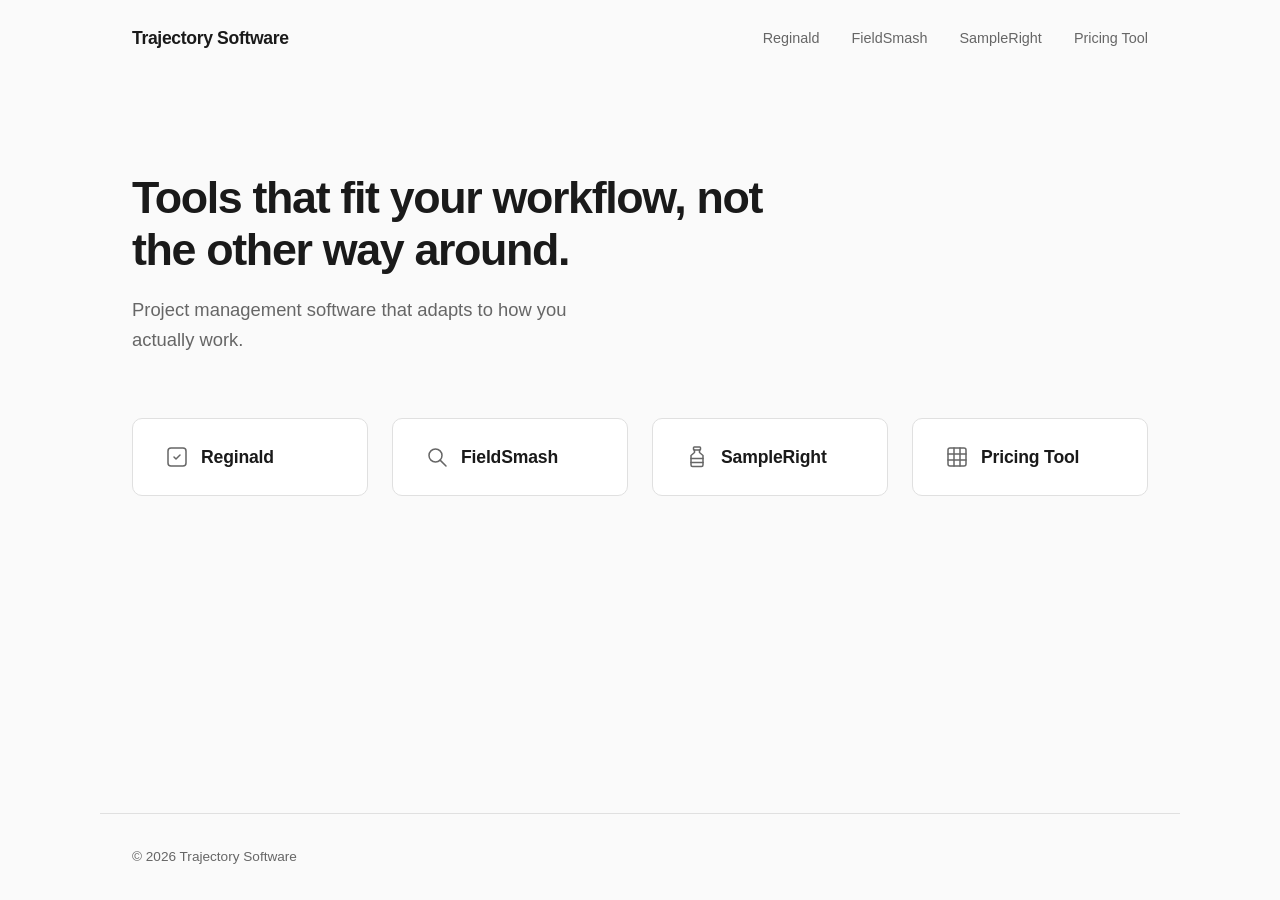
<file: index.html>
<!DOCTYPE html>
<html lang="en">
<head>
  <meta charset="UTF-8">
  <meta name="viewport" content="width=device-width, initial-scale=1.0">
  <title>Trajectory Software</title>
  <link rel="stylesheet" href="style.css">
</head>
<body>
  <nav>
    <a href="index.html" class="logo">Trajectory Software</a>
    <div class="nav-links">
      <a href="reginald.html">Reginald</a>
      <a href="fieldsmash.html">FieldSmash</a>
      <a href="sampleright.html">SampleRight</a>
      <a href="pricing-tool.html">Pricing Tool</a>
    </div>
  </nav>

  <main>
    <section class="hero">
      <h1>Tools that fit your workflow, not the other way around.</h1>
      <p>Project management software that adapts to how you actually work.</p>
    </section>

    <section class="products">
      <a href="reginald.html" class="card">
        <svg class="card-icon" viewBox="0 0 24 24" fill="none" stroke="currentColor" stroke-width="1.5" stroke-linecap="round" stroke-linejoin="round">
          <rect x="3" y="3" width="18" height="18" rx="3"/>
          <polyline points="9 12 11 14 15 10"/>
        </svg>
        <span>Reginald</span>
      </a>
      <a href="fieldsmash.html" class="card">
        <svg class="card-icon" viewBox="0 0 24 24" fill="none" stroke="currentColor" stroke-width="1.5" stroke-linecap="round" stroke-linejoin="round">
          <circle cx="10.5" cy="10.5" r="6.5"/>
          <line x1="15.1" y1="15.1" x2="21" y2="21"/>
        </svg>
        <span>FieldSmash</span>
      </a>
      <a href="sampleright.html" class="card">
        <svg class="card-icon" viewBox="0 0 24 24" fill="none" stroke="currentColor" stroke-width="1.5" stroke-linecap="round" stroke-linejoin="round">
          <rect x="8.5" y="2" width="7" height="3" rx="0.75"/>
          <path d="M9.5 5v2.5L6 10.5V20a1.5 1.5 0 0 0 1.5 1.5h9A1.5 1.5 0 0 0 18 20v-9.5L14.5 7.5V5"/>
          <line x1="6" y1="13.5" x2="18" y2="13.5"/>
          <line x1="6" y1="17.5" x2="18" y2="17.5"/>
        </svg>
        <span>SampleRight</span>
      </a>
      <a href="pricing-tool.html" class="card">
        <svg class="card-icon" viewBox="0 0 24 24" fill="none" stroke="currentColor" stroke-width="1.5" stroke-linecap="round" stroke-linejoin="round">
          <rect x="3" y="3" width="18" height="18" rx="2"/>
          <line x1="3" y1="9" x2="21" y2="9"/>
          <line x1="3" y1="15" x2="21" y2="15"/>
          <line x1="9" y1="3" x2="9" y2="21"/>
          <line x1="15" y1="3" x2="15" y2="21"/>
        </svg>
        <span>Pricing Tool</span>
      </a>
    </section>
  </main>

  <footer>
    <p>&copy; 2026 Trajectory Software</p>
  </footer>
</body>
</html>
</file>
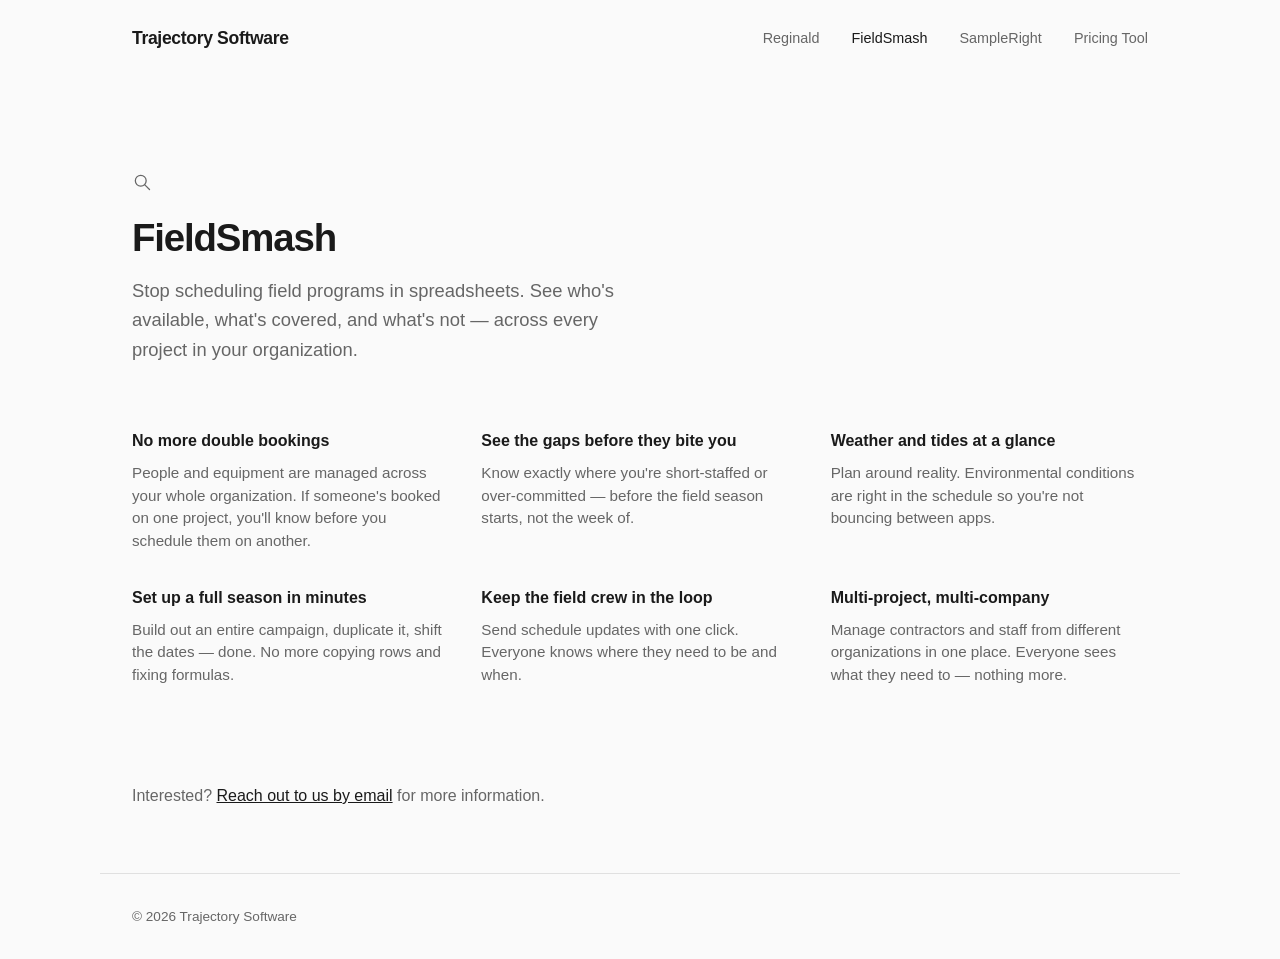
<file: fieldsmash.html>
<!DOCTYPE html>
<html lang="en">
<head>
  <meta charset="UTF-8">
  <meta name="viewport" content="width=device-width, initial-scale=1.0">
  <title>FieldSmash — Trajectory Software</title>
  <link rel="stylesheet" href="style.css">
</head>
<body>
  <nav>
    <a href="index.html" class="logo">Trajectory Software</a>
    <div class="nav-links">
      <a href="reginald.html">Reginald</a>
      <a href="fieldsmash.html" class="active">FieldSmash</a>
      <a href="sampleright.html">SampleRight</a>
      <a href="pricing-tool.html">Pricing Tool</a>
    </div>
  </nav>

  <main>
    <section class="subpage-hero">
      <svg class="subpage-icon" viewBox="0 0 24 24" fill="none" stroke="currentColor" stroke-width="1.5" stroke-linecap="round" stroke-linejoin="round">
        <circle cx="10.5" cy="10.5" r="6.5"/>
        <line x1="15.1" y1="15.1" x2="21" y2="21"/>
      </svg>
      <h1>FieldSmash</h1>
      <p>Stop scheduling field programs in spreadsheets. See who's available, what's covered, and what's not — across every project in your organization.</p>
    </section>

    <section class="features">
      <div class="feature">
        <h3>No more double bookings</h3>
        <p>People and equipment are managed across your whole organization. If someone's booked on one project, you'll know before you schedule them on another.</p>
      </div>
      <div class="feature">
        <h3>See the gaps before they bite you</h3>
        <p>Know exactly where you're short-staffed or over-committed — before the field season starts, not the week of.</p>
      </div>
      <div class="feature">
        <h3>Weather and tides at a glance</h3>
        <p>Plan around reality. Environmental conditions are right in the schedule so you're not bouncing between apps.</p>
      </div>
      <div class="feature">
        <h3>Set up a full season in minutes</h3>
        <p>Build out an entire campaign, duplicate it, shift the dates — done. No more copying rows and fixing formulas.</p>
      </div>
      <div class="feature">
        <h3>Keep the field crew in the loop</h3>
        <p>Send schedule updates with one click. Everyone knows where they need to be and when.</p>
      </div>
      <div class="feature">
        <h3>Multi-project, multi-company</h3>
        <p>Manage contractors and staff from different organizations in one place. Everyone sees what they need to — nothing more.</p>
      </div>
    </section>

    <section class="cta">
      <p>Interested? <a href="mailto:support@trajectorysoftware.ca">Reach out to us by email</a> for more information.</p>
    </section>
  </main>

  <footer>
    <p>&copy; 2026 Trajectory Software</p>
  </footer>
</body>
</html>
</file>
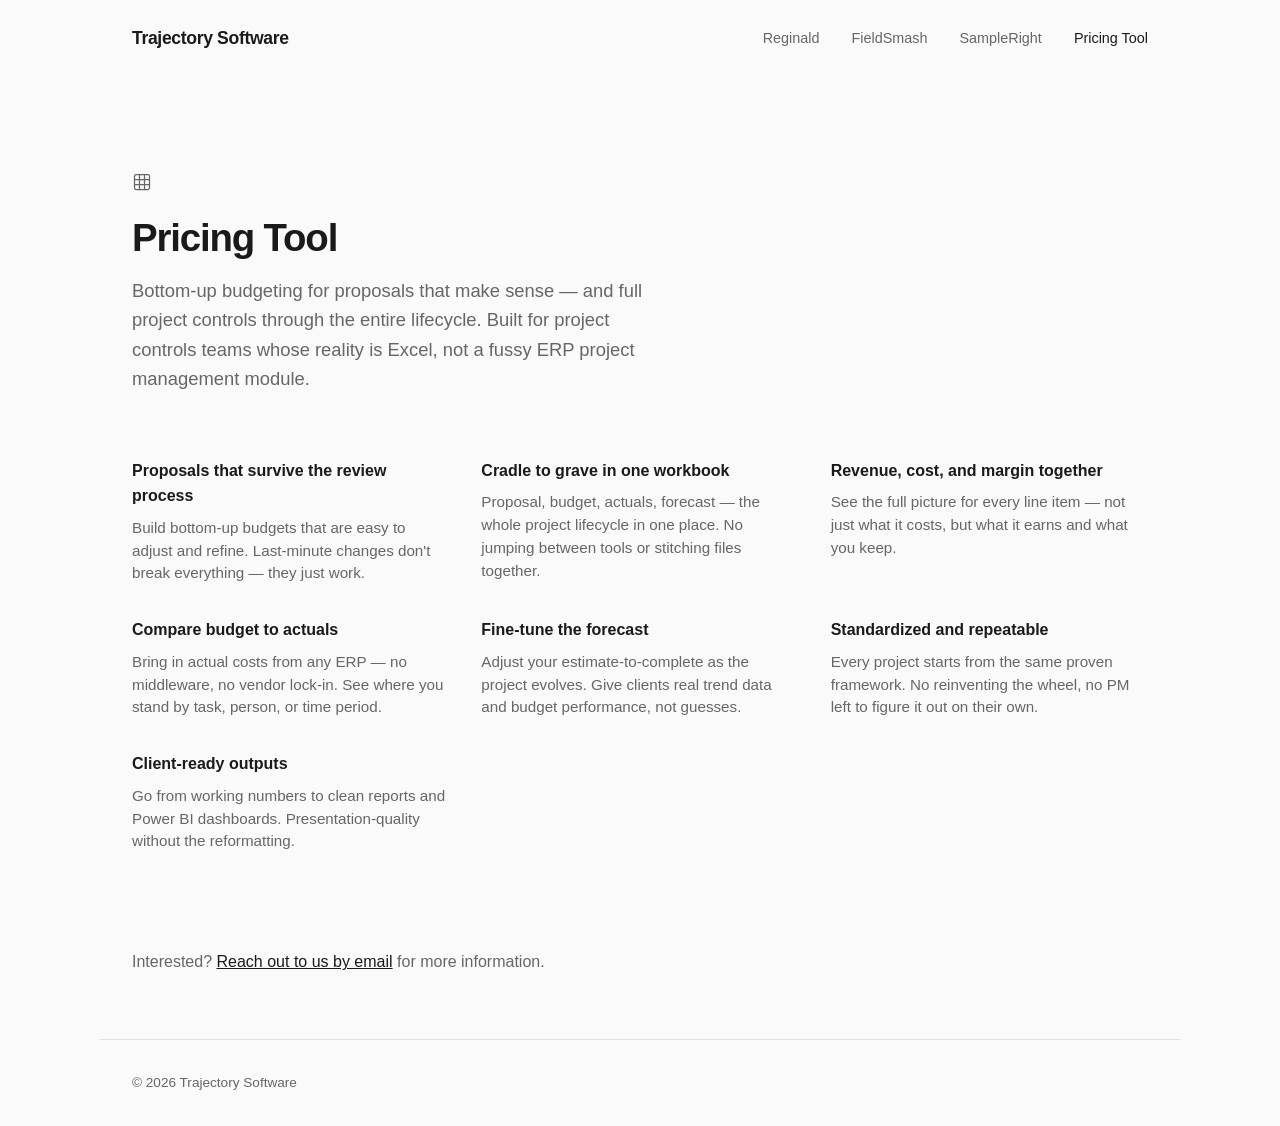
<file: pricing-tool.html>
<!DOCTYPE html>
<html lang="en">
<head>
  <meta charset="UTF-8">
  <meta name="viewport" content="width=device-width, initial-scale=1.0">
  <title>Pricing Tool — Trajectory Software</title>
  <link rel="stylesheet" href="style.css">
</head>
<body>
  <nav>
    <a href="index.html" class="logo">Trajectory Software</a>
    <div class="nav-links">
      <a href="reginald.html">Reginald</a>
      <a href="fieldsmash.html">FieldSmash</a>
      <a href="sampleright.html">SampleRight</a>
      <a href="pricing-tool.html" class="active">Pricing Tool</a>
    </div>
  </nav>

  <main>
    <section class="subpage-hero">
      <svg class="subpage-icon" viewBox="0 0 24 24" fill="none" stroke="currentColor" stroke-width="1.5" stroke-linecap="round" stroke-linejoin="round">
        <rect x="3" y="3" width="18" height="18" rx="2"/>
        <line x1="3" y1="9" x2="21" y2="9"/>
        <line x1="3" y1="15" x2="21" y2="15"/>
        <line x1="9" y1="3" x2="9" y2="21"/>
        <line x1="15" y1="3" x2="15" y2="21"/>
      </svg>
      <h1>Pricing Tool</h1>
      <p>Bottom-up budgeting for proposals that make sense — and full project controls through the entire lifecycle. Built for project controls teams whose reality is Excel, not a fussy ERP project management module.</p>
    </section>

    <section class="features">
      <div class="feature">
        <h3>Proposals that survive the review process</h3>
        <p>Build bottom-up budgets that are easy to adjust and refine. Last-minute changes don't break everything — they just work.</p>
      </div>
      <div class="feature">
        <h3>Cradle to grave in one workbook</h3>
        <p>Proposal, budget, actuals, forecast — the whole project lifecycle in one place. No jumping between tools or stitching files together.</p>
      </div>
      <div class="feature">
        <h3>Revenue, cost, and margin together</h3>
        <p>See the full picture for every line item — not just what it costs, but what it earns and what you keep.</p>
      </div>
      <div class="feature">
        <h3>Compare budget to actuals</h3>
        <p>Bring in actual costs from any ERP — no middleware, no vendor lock-in. See where you stand by task, person, or time period.</p>
      </div>
      <div class="feature">
        <h3>Fine-tune the forecast</h3>
        <p>Adjust your estimate-to-complete as the project evolves. Give clients real trend data and budget performance, not guesses.</p>
      </div>
      <div class="feature">
        <h3>Standardized and repeatable</h3>
        <p>Every project starts from the same proven framework. No reinventing the wheel, no PM left to figure it out on their own.</p>
      </div>
      <div class="feature">
        <h3>Client-ready outputs</h3>
        <p>Go from working numbers to clean reports and Power BI dashboards. Presentation-quality without the reformatting.</p>
      </div>
    </section>

    <section class="cta">
      <p>Interested? <a href="mailto:support@trajectorysoftware.ca">Reach out to us by email</a> for more information.</p>
    </section>
  </main>

  <footer>
    <p>&copy; 2026 Trajectory Software</p>
  </footer>
</body>
</html>
</file>
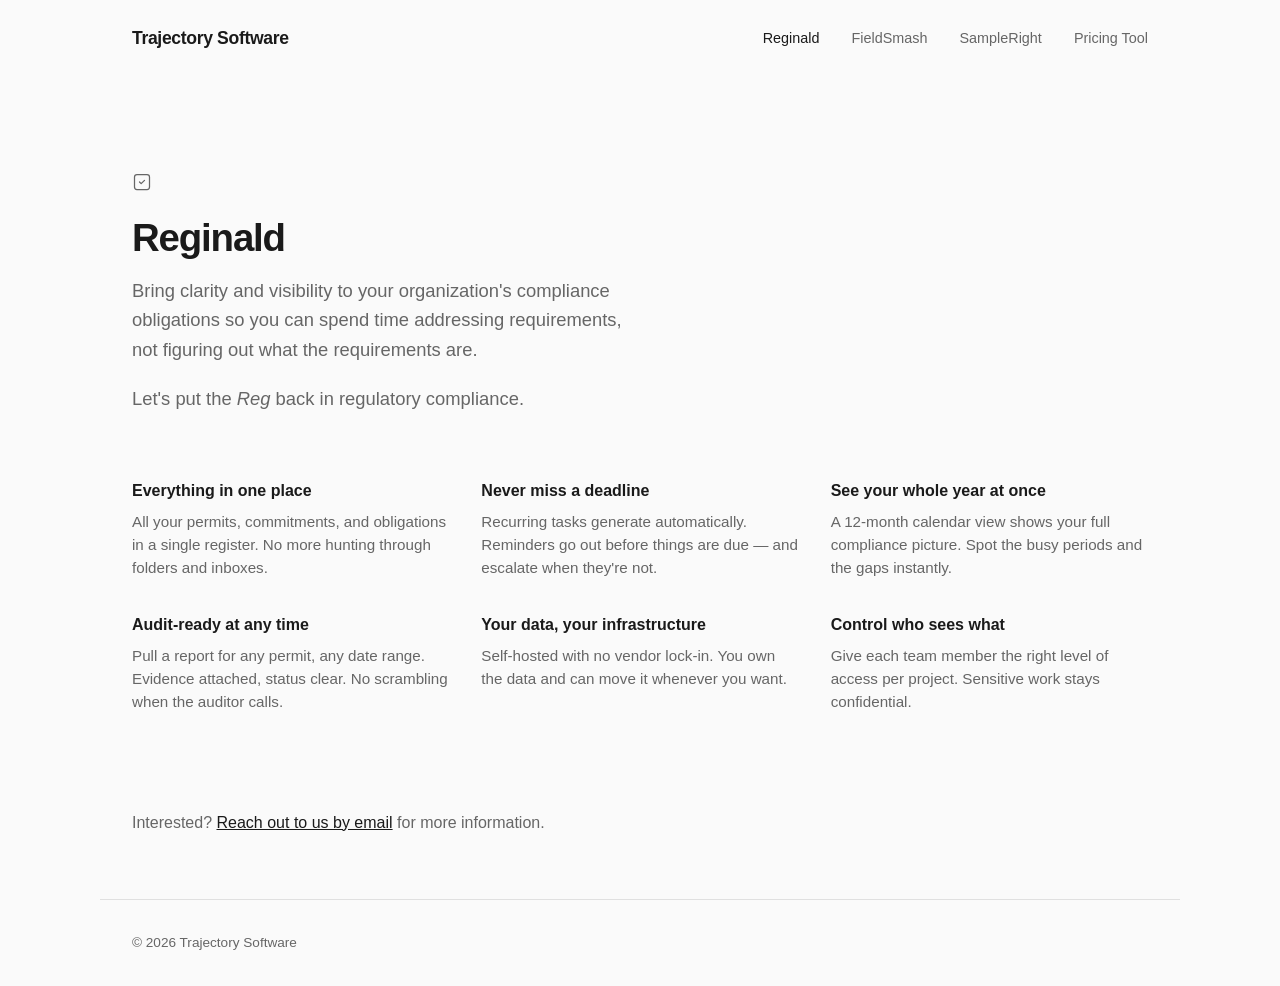
<file: reginald.html>
<!DOCTYPE html>
<html lang="en">
<head>
  <meta charset="UTF-8">
  <meta name="viewport" content="width=device-width, initial-scale=1.0">
  <title>Reginald — Trajectory Software</title>
  <link rel="stylesheet" href="style.css">
</head>
<body>
  <nav>
    <a href="index.html" class="logo">Trajectory Software</a>
    <div class="nav-links">
      <a href="reginald.html" class="active">Reginald</a>
      <a href="fieldsmash.html">FieldSmash</a>
      <a href="sampleright.html">SampleRight</a>
      <a href="pricing-tool.html">Pricing Tool</a>
    </div>
  </nav>

  <main>
    <section class="subpage-hero">
      <svg class="subpage-icon" viewBox="0 0 24 24" fill="none" stroke="currentColor" stroke-width="1.5" stroke-linecap="round" stroke-linejoin="round">
        <rect x="3" y="3" width="18" height="18" rx="3"/>
        <polyline points="9 12 11 14 15 10"/>
      </svg>
      <h1>Reginald</h1>
      <p>Bring clarity and visibility to your organization's compliance obligations so you can spend time addressing requirements, not figuring out what the requirements are.</p>
      <p class="tagline">Let's put the <em>Reg</em> back in regulatory compliance.</p>
    </section>

    <section class="features">
      <div class="feature">
        <h3>Everything in one place</h3>
        <p>All your permits, commitments, and obligations in a single register. No more hunting through folders and inboxes.</p>
      </div>
      <div class="feature">
        <h3>Never miss a deadline</h3>
        <p>Recurring tasks generate automatically. Reminders go out before things are due — and escalate when they're not.</p>
      </div>
      <div class="feature">
        <h3>See your whole year at once</h3>
        <p>A 12-month calendar view shows your full compliance picture. Spot the busy periods and the gaps instantly.</p>
      </div>
      <div class="feature">
        <h3>Audit-ready at any time</h3>
        <p>Pull a report for any permit, any date range. Evidence attached, status clear. No scrambling when the auditor calls.</p>
      </div>
      <div class="feature">
        <h3>Your data, your infrastructure</h3>
        <p>Self-hosted with no vendor lock-in. You own the data and can move it whenever you want.</p>
      </div>
      <div class="feature">
        <h3>Control who sees what</h3>
        <p>Give each team member the right level of access per project. Sensitive work stays confidential.</p>
      </div>
    </section>

    <section class="cta">
      <p>Interested? <a href="mailto:support@trajectorysoftware.ca">Reach out to us by email</a> for more information.</p>
    </section>
  </main>

  <footer>
    <p>&copy; 2026 Trajectory Software</p>
  </footer>
</body>
</html>
</file>
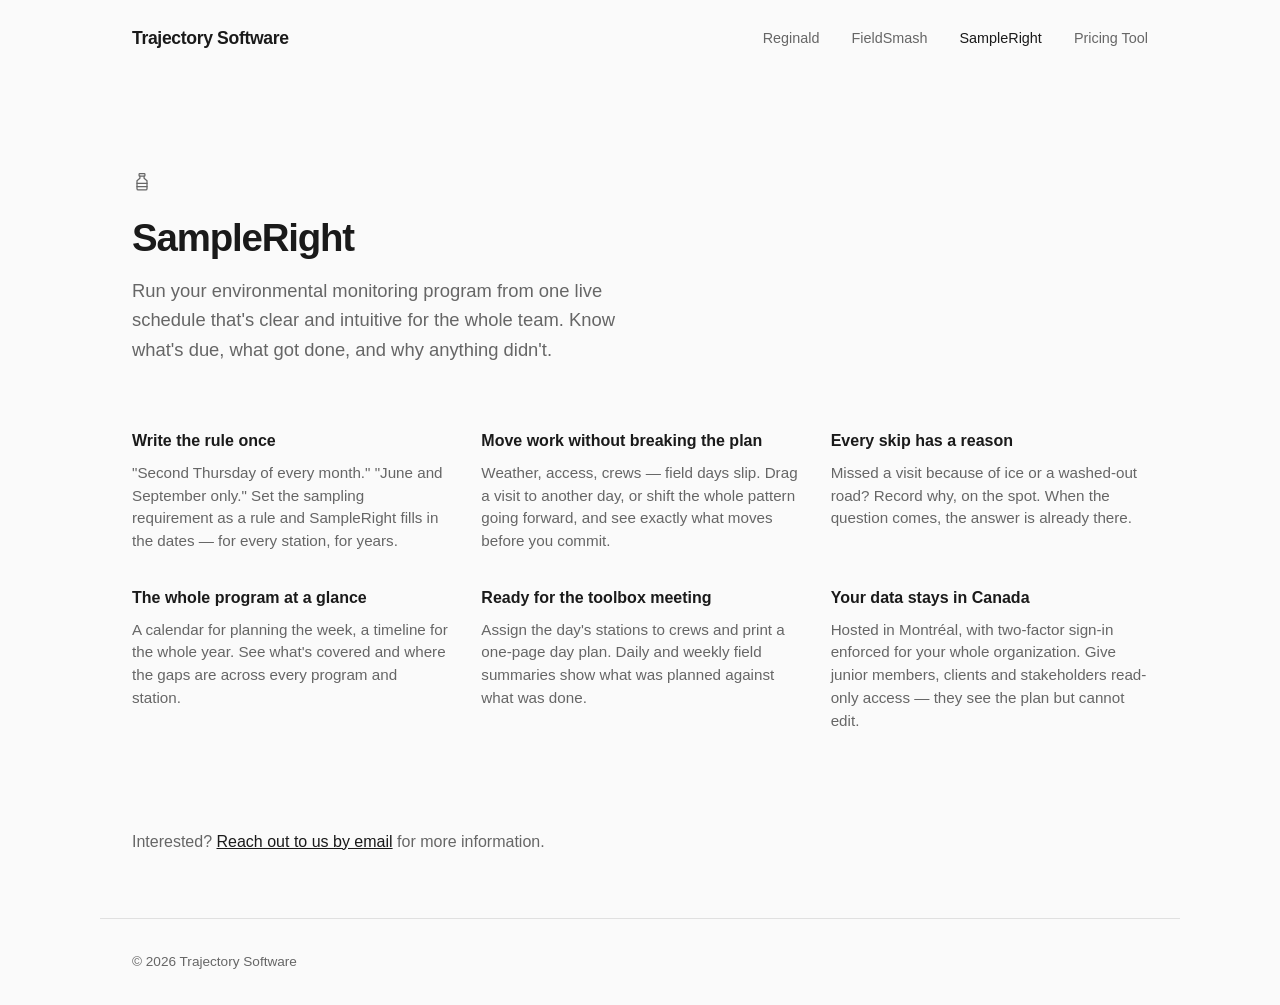
<file: sampleright.html>
<!DOCTYPE html>
<html lang="en">
<head>
  <meta charset="UTF-8">
  <meta name="viewport" content="width=device-width, initial-scale=1.0">
  <title>SampleRight — Trajectory Software</title>
  <link rel="stylesheet" href="style.css">
</head>
<body>
  <nav>
    <a href="index.html" class="logo">Trajectory Software</a>
    <div class="nav-links">
      <a href="reginald.html">Reginald</a>
      <a href="fieldsmash.html">FieldSmash</a>
      <a href="sampleright.html" class="active">SampleRight</a>
      <a href="pricing-tool.html">Pricing Tool</a>
    </div>
  </nav>

  <main>
    <section class="subpage-hero">
      <svg class="subpage-icon" viewBox="0 0 24 24" fill="none" stroke="currentColor" stroke-width="1.5" stroke-linecap="round" stroke-linejoin="round">
        <rect x="8.5" y="2" width="7" height="3" rx="0.75"/>
        <path d="M9.5 5v2.5L6 10.5V20a1.5 1.5 0 0 0 1.5 1.5h9A1.5 1.5 0 0 0 18 20v-9.5L14.5 7.5V5"/>
        <line x1="6" y1="13.5" x2="18" y2="13.5"/>
        <line x1="6" y1="17.5" x2="18" y2="17.5"/>
      </svg>
      <h1>SampleRight</h1>
      <p>Run your environmental monitoring program from one live schedule that's clear and intuitive for the whole team. Know what's due, what got done, and why anything didn't.</p>
    </section>

    <section class="features">
      <div class="feature">
        <h3>Write the rule once</h3>
        <p>"Second Thursday of every month." "June and September only." Set the sampling requirement as a rule and SampleRight fills in the dates — for every station, for years.</p>
      </div>
      <div class="feature">
        <h3>Move work without breaking the plan</h3>
        <p>Weather, access, crews — field days slip. Drag a visit to another day, or shift the whole pattern going forward, and see exactly what moves before you commit.</p>
      </div>
      <div class="feature">
        <h3>Every skip has a reason</h3>
        <p>Missed a visit because of ice or a washed-out road? Record why, on the spot. When the question comes, the answer is already there.</p>
      </div>
      <div class="feature">
        <h3>The whole program at a glance</h3>
        <p>A calendar for planning the week, a timeline for the whole year. See what's covered and where the gaps are across every program and station.</p>
      </div>
      <div class="feature">
        <h3>Ready for the toolbox meeting</h3>
        <p>Assign the day's stations to crews and print a one-page day plan. Daily and weekly field summaries show what was planned against what was done.</p>
      </div>
      <div class="feature">
        <h3>Your data stays in Canada</h3>
        <p>Hosted in Montréal, with two-factor sign-in enforced for your whole organization. Give junior members, clients and stakeholders read-only access — they see the plan but cannot edit.</p>
      </div>
    </section>

    <section class="cta">
      <p>Interested? <a href="mailto:support@trajectorysoftware.ca">Reach out to us by email</a> for more information.</p>
    </section>
  </main>

  <footer>
    <p>&copy; 2026 Trajectory Software</p>
  </footer>
</body>
</html>
</file>
<file: style.css>
*,
*::before,
*::after {
  margin: 0;
  padding: 0;
  box-sizing: border-box;
}

:root {
  --color-bg: #fafafa;
  --color-text: #1a1a1a;
  --color-muted: #666;
  --color-border: #e0e0e0;
  --color-card-bg: #fff;
  --color-accent: #1a1a1a;
  --font: "Inter", -apple-system, BlinkMacSystemFont, "Segoe UI", sans-serif;
  --max-width: 1080px;
}

html {
  font-size: 16px;
}

body {
  font-family: var(--font);
  color: var(--color-text);
  background: var(--color-bg);
  line-height: 1.6;
  min-height: 100vh;
  display: flex;
  flex-direction: column;
}

/* Nav */

nav {
  display: flex;
  align-items: center;
  justify-content: space-between;
  max-width: var(--max-width);
  width: 100%;
  margin: 0 auto;
  padding: 1.5rem 2rem;
}

.logo {
  font-weight: 600;
  font-size: 1.1rem;
  text-decoration: none;
  color: var(--color-text);
  letter-spacing: -0.02em;
}

.nav-links {
  display: flex;
  gap: 2rem;
}

.nav-links a {
  text-decoration: none;
  color: var(--color-muted);
  font-size: 0.9rem;
  transition: color 0.15s;
}

.nav-links a:hover {
  color: var(--color-text);
}

/* Main */

main {
  flex: 1;
  max-width: var(--max-width);
  width: 100%;
  margin: 0 auto;
  padding: 0 2rem;
}

/* Hero */

.hero {
  padding: 6rem 0 4rem;
}

.hero h1 {
  font-size: 2.8rem;
  font-weight: 700;
  line-height: 1.15;
  letter-spacing: -0.03em;
  max-width: 640px;
}

.hero p {
  margin-top: 1.25rem;
  font-size: 1.15rem;
  color: var(--color-muted);
  max-width: 480px;
}

/* Product cards */

.products {
  display: grid;
  grid-template-columns: repeat(4, 1fr);
  gap: 1.5rem;
  padding-bottom: 6rem;
}

.card {
  display: flex;
  align-items: center;
  gap: 0.75rem;
  text-decoration: none;
  color: var(--color-text);
  background: var(--color-card-bg);
  border: 1px solid var(--color-border);
  border-radius: 10px;
  padding: 1.5rem 2rem;
  transition: border-color 0.15s, box-shadow 0.15s;
}

.card:hover {
  border-color: #bbb;
  box-shadow: 0 2px 12px rgba(0, 0, 0, 0.06);
}

.card-icon {
  width: 24px;
  height: 24px;
  flex-shrink: 0;
  color: var(--color-muted);
}

.card span {
  font-size: 1.1rem;
  font-weight: 600;
  letter-spacing: -0.01em;
}

/* Nav active state */

.nav-links a.active {
  color: var(--color-text);
}

/* Subpage hero */

.subpage-hero {
  padding: 6rem 0 4rem;
}

.subpage-icon {
  width: 20px;
  height: 20px;
  color: var(--color-muted);
  margin-bottom: 1rem;
}

.subpage-hero h1 {
  font-size: 2.4rem;
  font-weight: 700;
  line-height: 1.15;
  letter-spacing: -0.03em;
}

.subpage-hero p {
  margin-top: 1rem;
  font-size: 1.15rem;
  color: var(--color-muted);
  max-width: 520px;
}

.subpage-hero .tagline {
  margin-top: 1.25rem;
}

/* Features */

.features {
  display: grid;
  grid-template-columns: repeat(3, 1fr);
  gap: 2rem;
  padding-bottom: 6rem;
}

.feature h3 {
  font-size: 1rem;
  font-weight: 600;
  margin-bottom: 0.5rem;
}

.feature p {
  font-size: 0.95rem;
  color: var(--color-muted);
  line-height: 1.5;
}

/* CTA */

.cta {
  padding-bottom: 4rem;
}

.cta p {
  font-size: 1rem;
  color: var(--color-muted);
}

.cta a {
  color: var(--color-text);
}

/* Footer */

footer {
  max-width: var(--max-width);
  width: 100%;
  margin: 0 auto;
  padding: 2rem;
  border-top: 1px solid var(--color-border);
}

footer p {
  font-size: 0.85rem;
  color: var(--color-muted);
}

/* Responsive */

@media (max-width: 1000px) {
  .products {
    grid-template-columns: repeat(2, 1fr);
  }
}

@media (max-width: 768px) {
  .hero {
    padding: 4rem 0 3rem;
  }

  .hero h1 {
    font-size: 2rem;
  }

  .products {
    grid-template-columns: 1fr;
  }

  nav {
    flex-wrap: wrap;
    row-gap: 0.75rem;
  }

  .nav-links {
    flex-wrap: wrap;
    gap: 0.5rem 1.25rem;
  }

  .features {
    grid-template-columns: 1fr;
  }

  .subpage-hero h1 {
    font-size: 1.8rem;
  }
}
</file>
